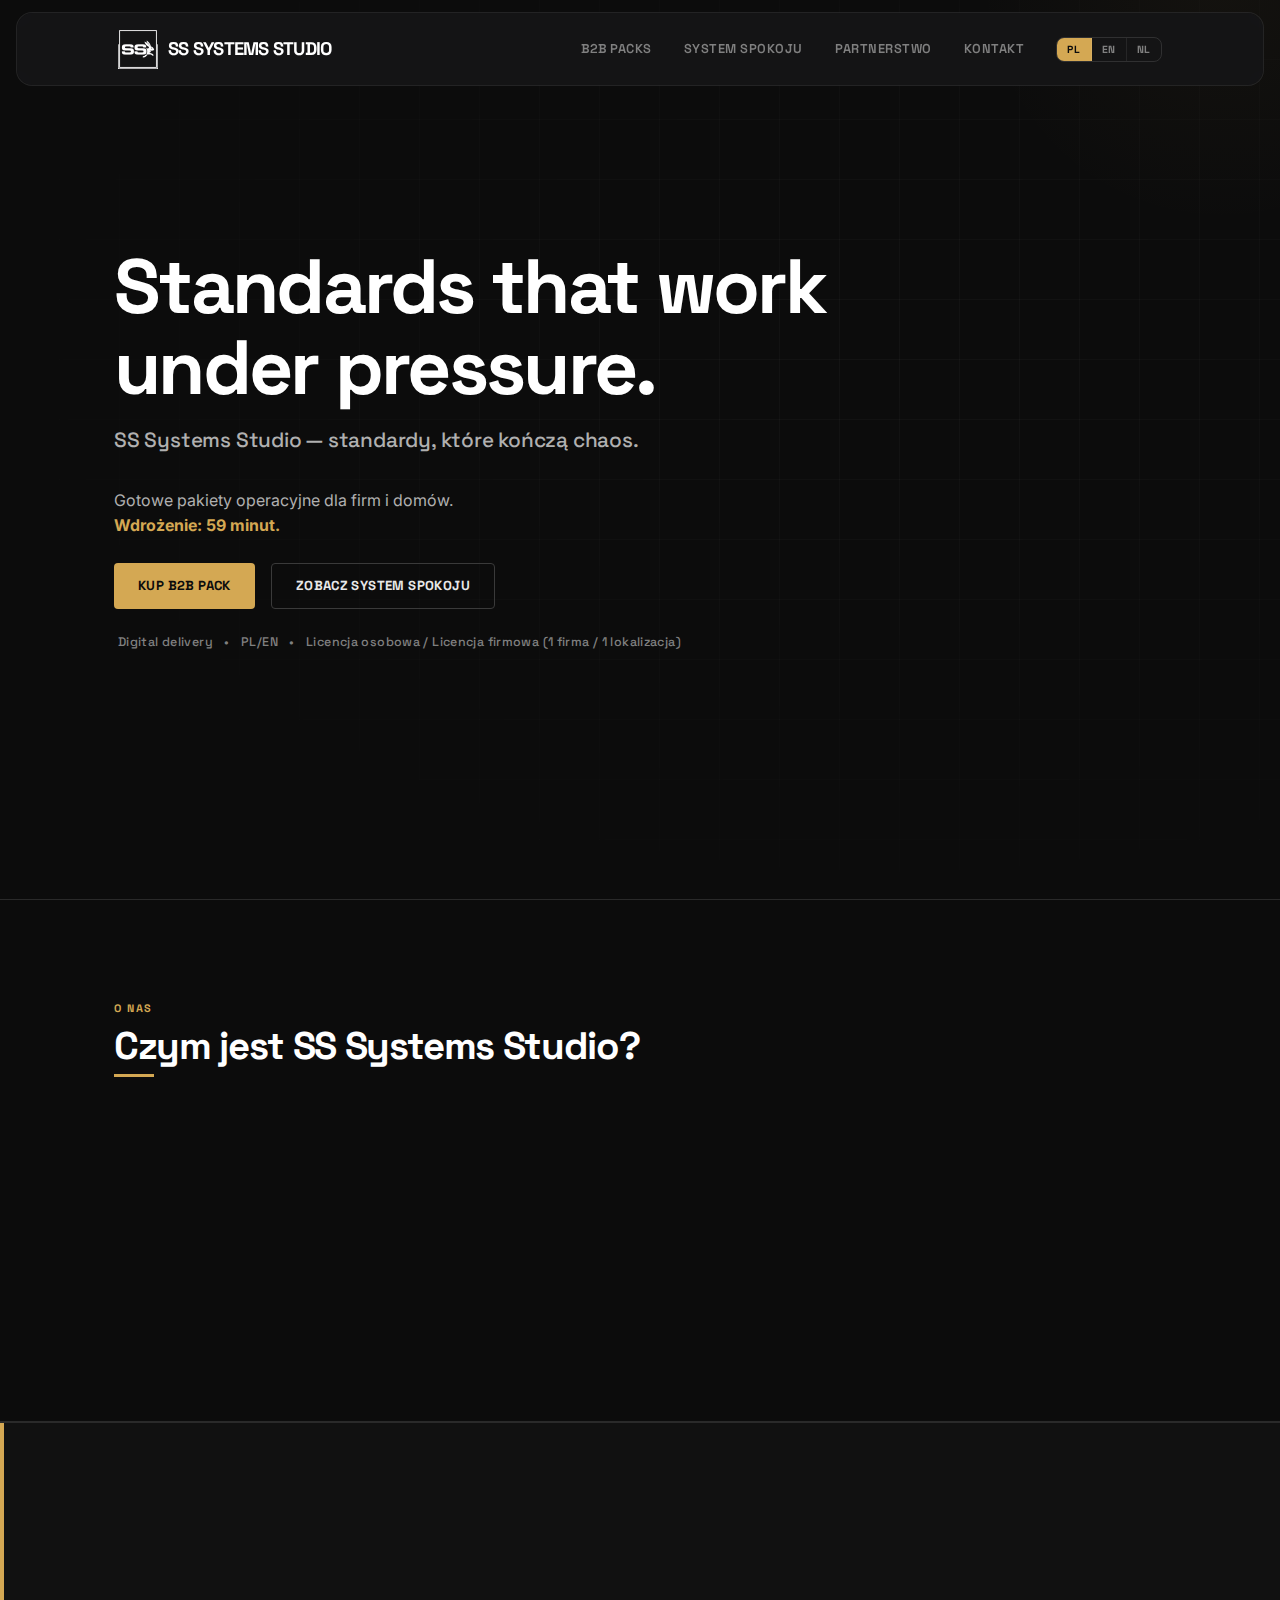
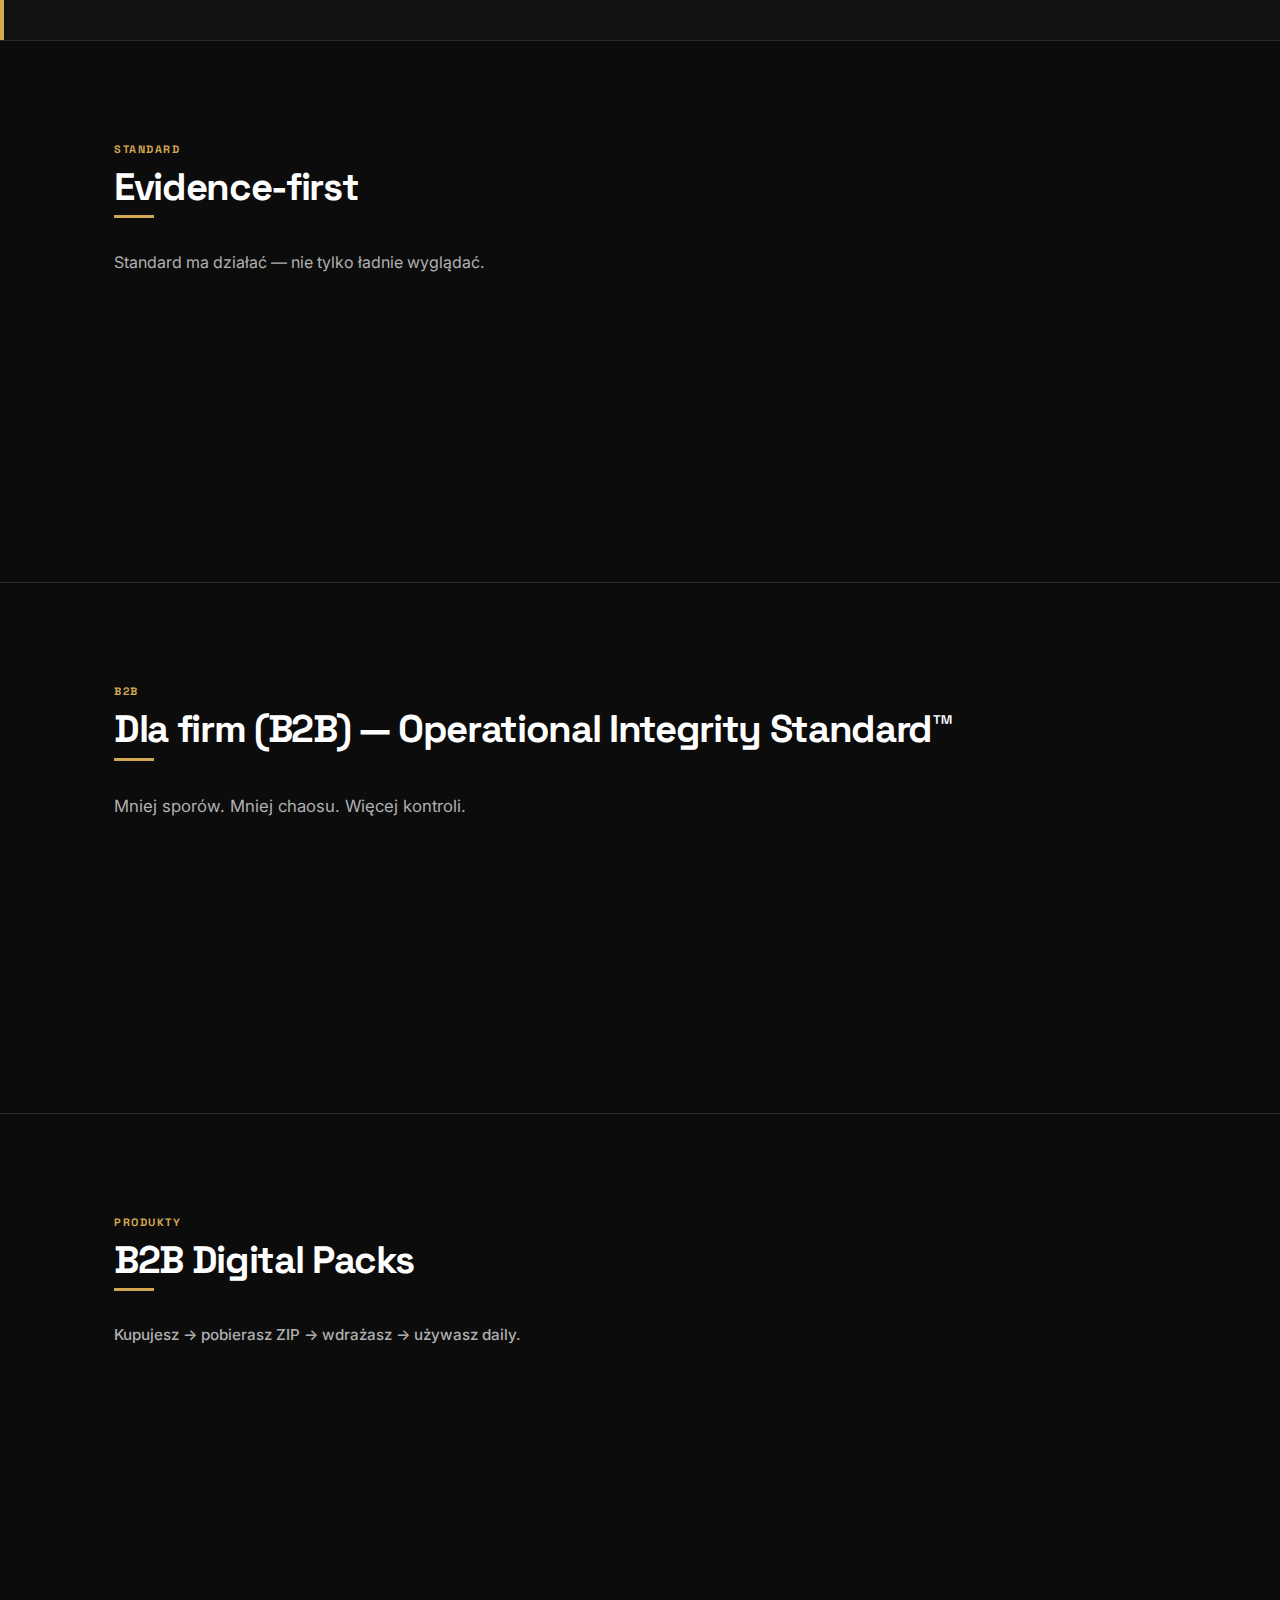
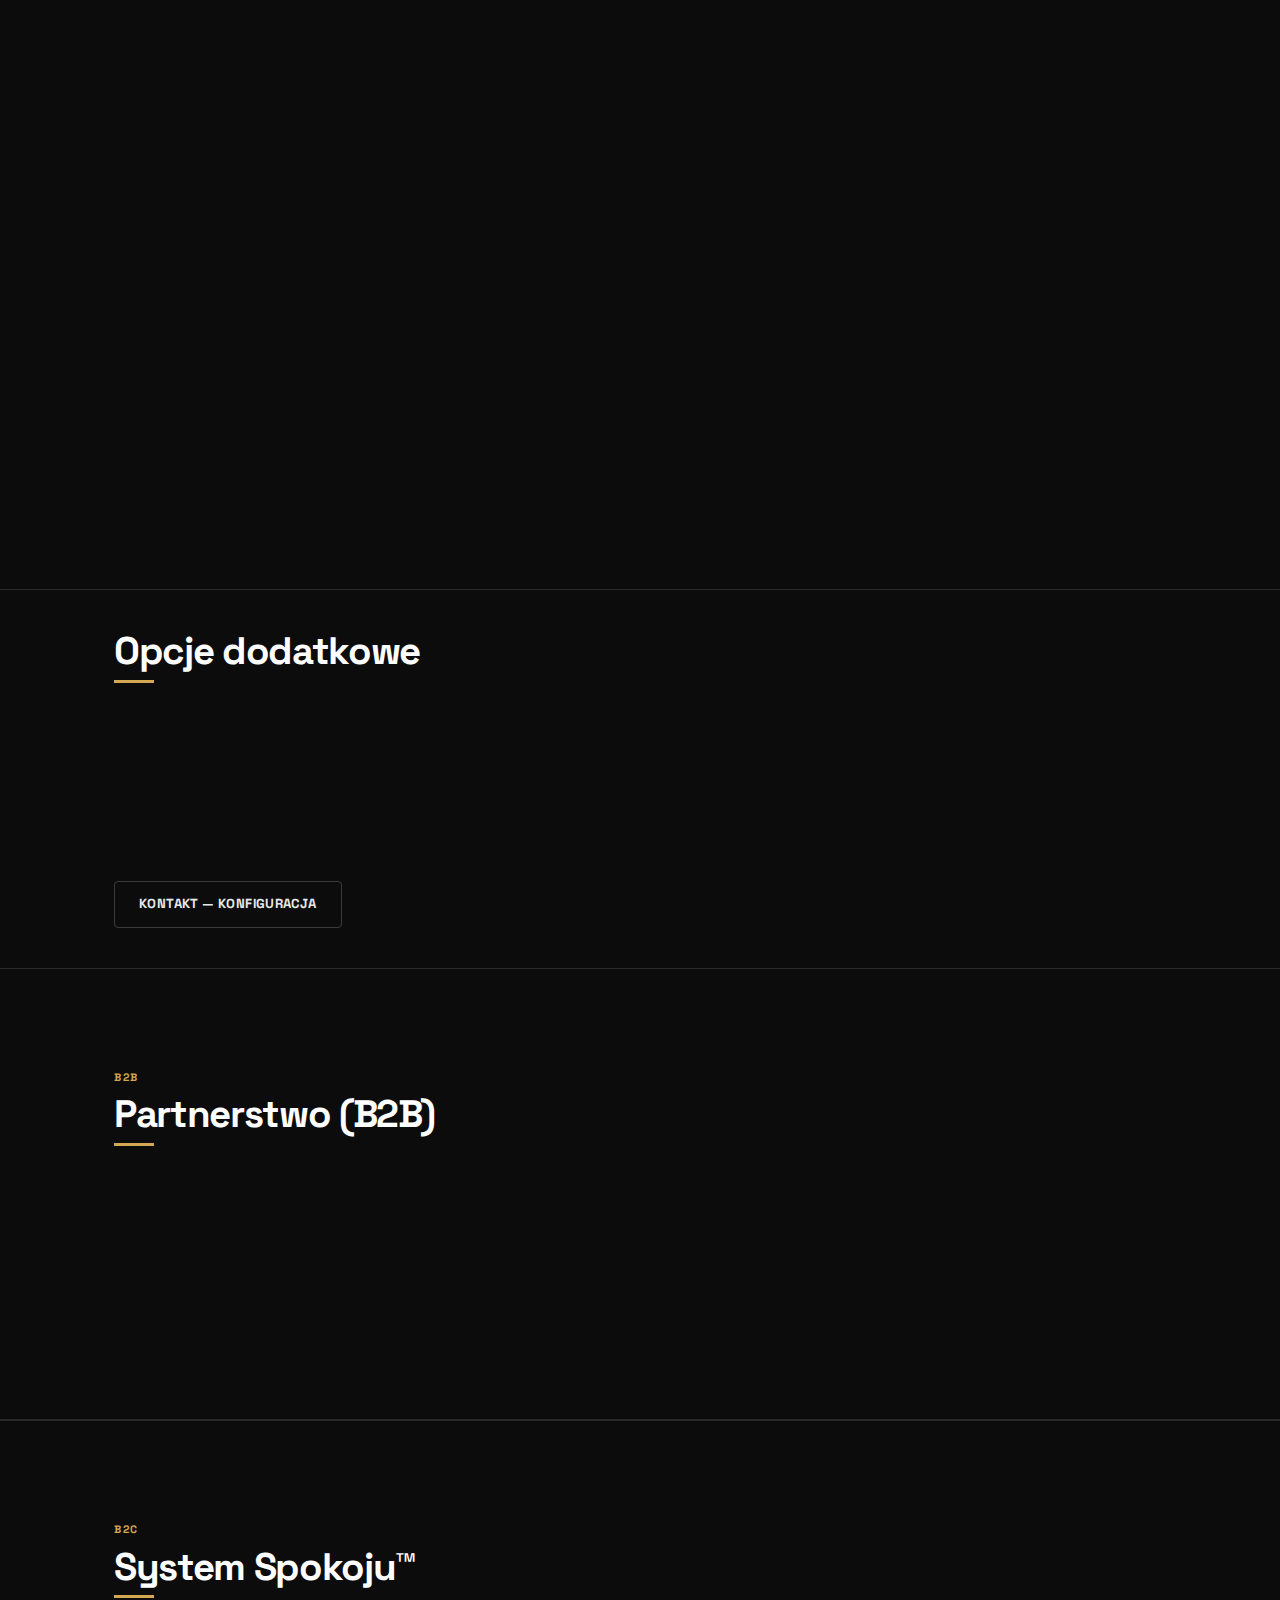
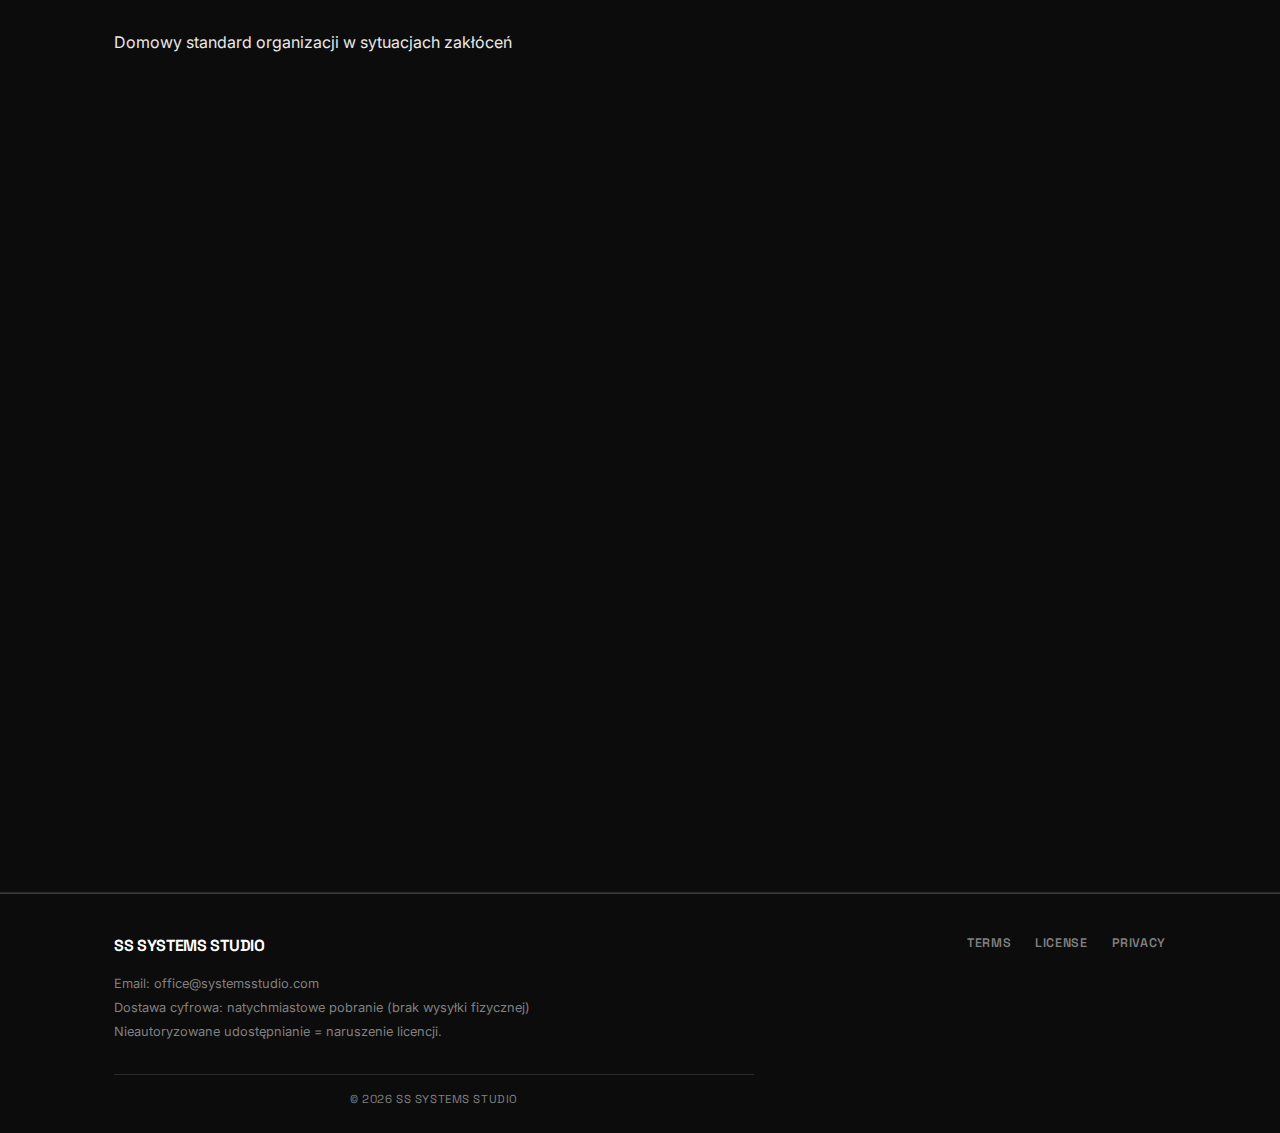
<file: index.html>
<!DOCTYPE html>
<html lang="pl">

<head>
  <meta charset="UTF-8">
  <meta name="viewport" content="width=device-width, initial-scale=1.0">

  <!-- SEO — Title & Description -->
  <title>SS Systems Studio — Standards that work under pressure</title>
  <meta name="description"
    content="Gotowe pakiety operacyjne dla firm i domów. Wdrożenie w 60 minut. SOP, checklisty, QuickStart — dowód pracy i odpowiedzialność.">
  <meta name="robots" content="index, follow">
  <link rel="canonical" href="https://bestsystemsstudio.com/">

  <!-- Favicon -->
  <link rel="icon" type="image/png" href="favicon.png">
  <link rel="icon" type="image/png" sizes="32x32" href="img/favicon-32.png">
  <link rel="apple-touch-icon" sizes="180x180" href="img/apple-touch-icon.png">

  <!-- Open Graph -->
  <meta property="og:type" content="website">
  <meta property="og:url" content="https://bestsystemsstudio.com/">
  <meta property="og:title" content="SS Systems Studio — Standards that work under pressure">
  <meta property="og:description"
    content="Gotowe pakiety operacyjne dla firm i domów. Wdrożenie w 60 minut. SOP, checklisty, QuickStart — dowód pracy i odpowiedzialność.">
  <meta property="og:image" content="https://bestsystemsstudio.com/og-image.png">
  <meta property="og:image:width" content="1200">
  <meta property="og:image:height" content="630">
  <meta property="og:locale" content="pl_PL">
  <meta property="og:site_name" content="SS Systems Studio">

  <!-- Twitter Card -->
  <meta name="twitter:card" content="summary_large_image">
  <meta name="twitter:title" content="SS Systems Studio — Standards that work under pressure">
  <meta name="twitter:description"
    content="Gotowe pakiety operacyjne dla firm i domów. Wdrożenie w 60 minut. SOP, checklisty, QuickStart.">
  <meta name="twitter:image" content="https://bestsystemsstudio.com/og-image.png">

  <!-- Styles -->
  <link rel="stylesheet" href="css/style.css">
</head>

<body>

  <!-- ===================== NAVBAR ===================== -->
  <nav class="navbar" id="navbar">
    <div class="container navbar__inner">
      <a href="#" class="navbar__logo">
        <img src="img/logo.png" alt="SS Systems Studio" class="navbar__logo-img">
        SS Systems Studio
      </a>

      <div class="navbar__links" id="navLinks">
        <a href="#b2b-packs" data-i18n="nav.packs">B2B Packs</a>
        <a href="#system-spokoju" data-i18n="nav.spokoju">System Spokoju</a>
        <a href="#partnerstwo" data-i18n="nav.partner">Partnerstwo</a>
        <a href="#kontakt" data-i18n="nav.contact">Kontakt</a>
        <div class="lang-switch">
          <button class="active" data-lang="pl">PL</button>
          <button data-lang="en">EN</button>
          <button data-lang="nl">NL</button>
        </div>
      </div>

      <button class="navbar__toggle" id="navToggle" aria-label="Menu">
        <span></span>
        <span></span>
        <span></span>
      </button>
    </div>
  </nav>

  <!-- ===================== HERO ===================== -->
  <section class="hero section" id="hero">
    <div class="container">
      <div class="hero__content fade-in">
        <h1 class="hero__h1" data-i18n="hero.h1">Standards that work under pressure.</h1>
        <p class="hero__h2" data-i18n="hero.h2">SS Systems Studio — standardy, które kończą chaos.</p>
        <p class="hero__lead" data-i18n="hero.lead">Gotowe pakiety operacyjne dla firm i domów.<br><strong>Wdrożenie:
            <span class="hero__counter" data-target="60">0</span>
            minut.</strong></p>
        <div class="hero__actions">
          <a href="#b2b-packs" class="btn btn--primary" data-i18n="hero.cta_b2b">Kup B2B Pack</a>
          <a href="#system-spokoju" class="btn btn--secondary" data-i18n="hero.cta_b2c">Zobacz System Spokoju</a>
        </div>
        <p class="hero__subline">
          <span class="text-mute">Digital delivery</span>
          <span class="text-mute">•</span>
          <span class="text-mute">PL/EN</span>
          <span class="text-mute">•</span>
          <span class="text-mute" data-i18n="hero.subline">Licencja osobowa / Licencja firmowa (1 firma / 1
            lokalizacja)</span>
        </p>
      </div>
    </div>
  </section>

  <!-- ===================== ABOUT ===================== -->
  <section class="section" id="about">
    <div class="container">
      <p class="section-label" data-i18n="about.label">O nas</p>
      <h2 class="section-title" data-i18n="about.title">Czym jest SS Systems Studio?</h2>
      <hr class="section-divider">

      <div class="about__text fade-in">
        <p data-i18n="about.text">Tworzymy gotowe standardy operacyjne w formie pakietów digital (SOP, checklisty,
          QuickStart). Wdrażasz w 60 minut i używasz codziennie. To nie są ładne PDF-y — to narzędzia odpowiedzialności.
        </p>
      </div>

      <div class="about__tiles fade-in">
        <div class="tile">
          <p class="tile__label" data-i18n="about.tile1_label">Dla firm</p>
          <p class="tile__text" data-i18n="about.tile1_text">Dowód pracy. Mniej sporów. Więcej kontroli.</p>
        </div>
        <div class="tile">
          <p class="tile__label" data-i18n="about.tile2_label">Dla ludzi</p>
          <p class="tile__text" data-i18n="about.tile2_text">Spokój. Jasne zasady. Mniej chaosu.</p>
        </div>
      </div>
    </div>
  </section>

  <!-- ===================== CORE TRUTH ===================== -->
  <section class="core-truth section--tight" id="core-truth">
    <div class="container">
      <p class="core-truth__text fade-in" data-i18n="core.text">Wdrażasz prosty standard w <em>60 minut</em> — a od
        jutra masz porządek, dowód i odpowiedzialność.</p>
    </div>
  </section>

  <!-- ===================== EVIDENCE-FIRST ===================== -->
  <section class="section" id="evidence">
    <div class="container">
      <p class="section-label">Standard</p>
      <h2 class="section-title" data-i18n="evidence.title">Evidence-first</h2>
      <hr class="section-divider">
      <p class="evidence__subtitle" data-i18n="evidence.subtitle">Standard ma działać — nie tylko ładnie wyglądać.</p>

      <div class="evidence__grid fade-in">
        <div class="evidence__item">
          <span class="evidence__icon"><svg viewBox="0 0 24 24">
              <rect x="3" y="5" width="18" height="14" rx="1" />
              <path d="M3 9l4-2 4 5 3-3 7 5" />
              <circle cx="15" cy="11" r="1.5" />
            </svg></span>
          <p class="evidence__label" data-i18n="evidence.item1">Before / During / After</p>
        </div>
        <div class="evidence__item">
          <span class="evidence__icon"><svg viewBox="0 0 24 24">
              <rect x="3" y="3" width="18" height="18" rx="1" />
              <path d="M8 12l3 3 5-6" />
            </svg></span>
          <p class="evidence__label" data-i18n="evidence.item2">Acceptance (TAK/NIE)</p>
        </div>
        <div class="evidence__item">
          <span class="evidence__icon"><svg viewBox="0 0 24 24">
              <path d="M12 3L2 21h20L12 3z" />
              <line x1="12" y1="10" x2="12" y2="14" />
              <circle cx="12" cy="17" r="0.5" fill="currentColor" />
            </svg></span>
          <p class="evidence__label" data-i18n="evidence.item3">Exceptions / Incidents</p>
        </div>
        <div class="evidence__item">
          <span class="evidence__icon"><svg viewBox="0 0 24 24">
              <rect x="5" y="2" width="14" height="20" rx="1" />
              <line x1="9" y1="7" x2="15" y2="7" />
              <line x1="9" y1="11" x2="15" y2="11" />
              <line x1="9" y1="15" x2="13" y2="15" />
            </svg></span>
          <p class="evidence__label" data-i18n="evidence.item4">Minimalny audit trail</p>
        </div>
      </div>

      <p class="evidence__closing fade-in" data-i18n="evidence.closing">To nie są szablony. To jest standard pracy +
        dowód + odpowiedzialność.</p>
    </div>
  </section>

  <!-- ===================== B2B ===================== -->
  <section class="section" id="b2b">
    <div class="container">
      <p class="section-label">B2B</p>
      <h2 class="section-title" data-i18n="b2b.title">Dla firm (B2B) — Operational Integrity Standard™</h2>
      <hr class="section-divider">
      <p class="b2b__lead" data-i18n="b2b.lead">Mniej sporów. Mniej chaosu. Więcej kontroli.</p>

      <div class="b2b__effects fade-in">
        <div class="effect-card">
          <p class="effect-card__title" data-i18n="b2b.effect1_title">Dowód pracy i odbiór (TAK/NIE)</p>
          <p class="effect-card__result" data-i18n="b2b.effect1_result">Koniec „ale".</p>
        </div>
        <div class="effect-card">
          <p class="effect-card__title" data-i18n="b2b.effect2_title">Raport zmiany</p>
          <p class="effect-card__result" data-i18n="b2b.effect2_result">Koniec „nikt nie wie co się działo".</p>
        </div>
        <div class="effect-card">
          <p class="effect-card__title" data-i18n="b2b.effect3_title">Kontrola kluczy / sprzętu / wejść</p>
          <p class="effect-card__result" data-i18n="b2b.effect3_result">Koniec strat i wymówek.</p>
        </div>
      </div>

      <div class="b2b__audience fade-in">
        <p class="b2b__audience-label" data-i18n="b2b.audience_label">Dla kogo?</p>
        <span class="tag" data-i18n="b2b.tag1">Cleaning / Facility</span>
        <span class="tag" data-i18n="b2b.tag2">Magazyny / Logistyka</span>
        <span class="tag" data-i18n="b2b.tag3">Produkcja / Zmiany</span>
      </div>
    </div>
  </section>

  <!-- ===================== B2B DIGITAL PACKS ===================== -->
  <section class="section" id="b2b-packs">
    <div class="container">
      <p class="section-label" data-i18n="packs.label">Produkty</p>
      <h2 class="section-title" data-i18n="packs.title">B2B Digital Packs <span class="text-dim"
          style="font-size:0.65em;font-weight:400" data-i18n="packs.title_sub">(wdrożenie 60 min)</span></h2>
      <hr class="section-divider">
      <p class="packs__subline" data-i18n="packs.subline">Kupujesz → pobierasz ZIP → wdrażasz → używasz daily.</p>

      <div class="packs__grid fade-in">

        <!-- Pack 1 -->
        <div class="pack-card">
          <p class="pack-card__name">Proof-of-Work Photo Pack™</p>
          <p class="pack-card__price">49€</p>
          <p class="pack-card__desc" data-i18n="packs.p1_desc">Dowód pracy: Before / During / After + Exceptions +
            Acceptance (TAK/NIE)</p>
          <div class="pack-card__actions">
            <a href="#" class="btn btn--primary btn--small" data-i18n="packs.buy">Kup</a>
            <a href="#" class="pack-card__preview">Preview PDF</a>
          </div>
        </div>

        <!-- Pack 2 -->
        <div class="pack-card">
          <p class="pack-card__name">Daily Shift Report™</p>
          <p class="pack-card__price">49€</p>
          <p class="pack-card__desc" data-i18n="packs.p2_desc">Raport zmiany: status, wyjątki, ryzyka, przekazanie
            odpowiedzialności</p>
          <div class="pack-card__actions">
            <a href="#" class="btn btn--primary btn--small" data-i18n="packs.buy">Kup</a>
            <a href="#" class="pack-card__preview">Preview PDF</a>
          </div>
        </div>

        <!-- Pack 3 -->
        <div class="pack-card">
          <p class="pack-card__name">Keys & Access Control™</p>
          <p class="pack-card__price">49€</p>
          <p class="pack-card__desc" data-i18n="packs.p3_desc">Wydanie/zwrot kluczy, odpowiedzialność, incydenty,
            spot-check</p>
          <div class="pack-card__actions">
            <a href="#" class="btn btn--primary btn--small" data-i18n="packs.buy">Kup</a>
            <a href="#" class="pack-card__preview">Preview PDF</a>
          </div>
        </div>

        <!-- Pack 4 -->
        <div class="pack-card">
          <p class="pack-card__name">Tool & Asset Tracking™</p>
          <p class="pack-card__price">49€</p>
          <p class="pack-card__desc" data-i18n="packs.p4_desc">Check-out/check-in, braki, serwis, accountability</p>
          <div class="pack-card__actions">
            <a href="#" class="btn btn--primary btn--small" data-i18n="packs.buy">Kup</a>
            <a href="#" class="pack-card__preview">Preview PDF</a>
          </div>
        </div>

        <!-- Pack 5 -->
        <div class="pack-card">
          <p class="pack-card__name">Visitor & Contractor Log Lite™</p>
          <p class="pack-card__price">49€</p>
          <p class="pack-card__desc" data-i18n="packs.p5_desc">Wejścia/wyjścia, strefy, potwierdzenia, minimalny audit
            trail</p>
          <div class="pack-card__actions">
            <a href="#" class="btn btn--primary btn--small" data-i18n="packs.buy">Kup</a>
            <a href="#" class="pack-card__preview">Preview PDF</a>
          </div>
        </div>

      </div>

      <p class="packs__note fade-in" data-i18n="packs.note">W każdym packu: One-Pager + SOP + Templates + QuickStart +
        License.</p>

      <!-- Mini-case -->
      <div class="mini-case fade-in">
        <h3 data-i18n="packs.case_title">Typowe wdrożenie</h3>
        <p data-i18n="packs.case_text">W firmie sprzątającej <strong>Proof-of-Work + Shift Report</strong> = koniec
          sporów o „czy było zrobione". Jest dowód. Jest odbiór. Jest odpowiedzialność.</p>
      </div>
    </div>
  </section>

  <!-- ===================== OPCJE DODATKOWE ===================== -->
  <section class="section--tight" id="opcje">
    <div class="container">
      <h2 class="section-title" data-i18n="addons.title">Opcje dodatkowe <span class="text-dim"
          style="font-size:0.6em;font-weight:400" data-i18n="addons.title_sub">(opcjonalnie)</span></h2>
      <hr class="section-divider">

      <div class="addons__list fade-in">
        <div class="addon-item">
          <span class="addon-item__icon"><svg viewBox="0 0 24 24">
              <circle cx="12" cy="12" r="3" />
              <path
                d="M12 1v2M12 21v2M4.22 4.22l1.42 1.42M18.36 18.36l1.42 1.42M1 12h2M21 12h2M4.22 19.78l1.42-1.42M18.36 5.64l1.42-1.42" />
            </svg></span>
          <span data-i18n="addons.item1">Zdalna konfiguracja pod 1 firmę / 1 lokalizację</span>
        </div>
        <div class="addon-item">
          <span class="addon-item__icon"><svg viewBox="0 0 24 24">
              <rect x="2" y="6" width="20" height="12" rx="1" />
              <line x1="6" y1="18" x2="6" y2="22" />
              <line x1="18" y1="18" x2="18" y2="22" />
              <rect x="7" y="10" width="10" height="3" rx="0.5" />
            </svg></span>
          <span data-i18n="addons.item2">Wersja papier / USB</span>
        </div>
        <div class="addon-item">
          <span class="addon-item__icon"><svg viewBox="0 0 24 24">
              <path d="M20.59 13.41l-7.17 7.17a2 2 0 01-2.83 0L2 12V2h10l8.59 8.59a2 2 0 010 2.82z" />
              <circle cx="7" cy="7" r="1" fill="currentColor" />
            </svg></span>
          <span data-i18n="addons.item3">Etykiety / tagi</span>
        </div>
      </div>

      <a href="#kontakt" class="btn btn--secondary" data-i18n="addons.cta">Kontakt — konfiguracja</a>
    </div>
  </section>

  <!-- ===================== PARTNERSTWO ===================== -->
  <section class="section" id="partnerstwo">
    <div class="container">
      <p class="section-label">B2B</p>
      <h2 class="section-title" data-i18n="partner.title">Partnerstwo (B2B)</h2>
      <hr class="section-divider">

      <div class="fade-in">
        <p class="partnership__text" data-i18n="partner.text">Jeśli obsługujesz firmy (BHP, compliance, facility,
          szkolenia) — możesz polecać nasze packi.</p>
        <p class="partnership__model" data-i18n="partner.model">Kod partnera + prowizja lub pakiet licencji.</p>
        <a href="#kontakt" class="btn btn--primary" data-i18n="partner.cta">Zostań partnerem</a>
      </div>
    </div>
  </section>

  <!-- ===================== SYSTEM SPOKOJU ===================== -->
  <section class="section" id="system-spokoju" style="border-top: 1px solid var(--color-border);">
    <div class="container">
      <p class="section-label">B2C</p>
      <h2 class="section-title" data-i18n="spokoju.title">System Spokoju™</h2>
      <hr class="section-divider">

      <!-- Intro -->
      <p class="section-subtitle" data-i18n="spokoju.subtitle">Domowy standard organizacji w sytuacjach zakłóceń</p>
      <p class="section-desc spokoju__intro fade-in" data-i18n="spokoju.intro">System Spokoju™ to prosty zestaw
        checklist i kart offline, który pomaga zachować porządek, jasne decyzje i spokój w pierwszych minutach
        nieprzewidzianych sytuacji.</p>

      <div class="spokoju__features fade-in">
        <div class="spokoju__feature">
          <span class="spokoju__feature-dot"></span>
          <span data-i18n="spokoju.feat1">Bez aplikacji.</span>
        </div>
        <div class="spokoju__feature">
          <span class="spokoju__feature-dot"></span>
          <span data-i18n="spokoju.feat2">Bez chaosu.</span>
        </div>
        <div class="spokoju__feature">
          <span class="spokoju__feature-dot"></span>
          <span data-i18n="spokoju.feat3">Bez improwizacji.</span>
        </div>
      </div>

      <!-- Why -->
      <div class="spokoju__block fade-in">
        <h3 class="spokoju__block-title" data-i18n="spokoju.why_title">Dlaczego ludzie tego potrzebują</h3>
        <p class="section-desc" data-i18n="spokoju.why_lead">W stresie problemem nie jest zdarzenie — tylko brak planu:
        </p>
        <ul class="spokoju__list">
          <li data-i18n="spokoju.why1">kto co robi</li>
          <li data-i18n="spokoju.why2">co jest priorytetem</li>
          <li data-i18n="spokoju.why3">co zabrać</li>
          <li data-i18n="spokoju.why4">jak uniknąć chaosu</li>
        </ul>
        <p class="section-desc" data-i18n="spokoju.why_closing">System daje gotowy schemat działania zamiast nerwowych
          decyzji.</p>
      </div>

      <!-- Benefits -->
      <div class="spokoju__block fade-in">
        <h3 class="spokoju__block-title" data-i18n="spokoju.benefits_title">Co daje w praktyce</h3>
        <ul class="spokoju__list spokoju__list--check">
          <li data-i18n="spokoju.benefit1">mniej paniki i konfliktów</li>
          <li data-i18n="spokoju.benefit2">szybkie uporządkowanie sytuacji</li>
          <li data-i18n="spokoju.benefit3">kontrolę nad rzeczami i dokumentami</li>
          <li data-i18n="spokoju.benefit4">jasne role domowe</li>
        </ul>
        <p class="section-desc" data-i18n="spokoju.benefits_closing">Sprawdza się przy awariach, blackoutach, nagłych
          wyjazdach i innych zakłóceniach dnia.</p>
      </div>

      <!-- Variants -->
      <div class="spokoju__block fade-in">
        <h3 class="spokoju__block-title" data-i18n="spokoju.variants_title">Warianty</h3>
        <div class="spokoju__products">
          <!-- Home -->
          <div class="pack-card">
            <p class="pack-card__name">Home</p>
            <p class="pack-card__price">19€</p>
            <p class="pack-card__desc" data-i18n="spokoju.home_desc">Dla domów i mieszkań bez zwierząt.</p>
            <div class="pack-card__actions">
              <a href="#" class="btn btn--primary btn--small" data-i18n="packs.buy">Kup</a>
              <a href="#" class="pack-card__preview">Preview PDF</a>
            </div>
          </div>
          <!-- Home + Pets -->
          <div class="pack-card">
            <p class="pack-card__name">Home + Pets</p>
            <p class="pack-card__price">24€</p>
            <p class="pack-card__desc" data-i18n="spokoju.pets_desc">Pełna wersja z modułem zwierząt (opieka, transport,
              checklisty).</p>
            <div class="pack-card__actions">
              <a href="#" class="btn btn--primary btn--small" data-i18n="packs.buy">Kup</a>
              <a href="#" class="pack-card__preview">Preview PDF</a>
            </div>
          </div>
        </div>
      </div>

      <p class="text-mute spokoju__delivery fade-in" data-i18n="spokoju.delivery">Digital Pack (PL + ENG) • Instant
        download</p>
    </div>
  </section>

  <!-- ===================== FOOTER / KONTAKT ===================== -->
  <footer class="footer" id="kontakt">
    <div class="container">
      <div class="footer__inner">
        <div>
          <p class="footer__brand">SS Systems Studio</p>
          <div class="footer__info">
            <p>Email: <a href="mailto:office@systemsstudio.com">office@systemsstudio.com</a></p>
            <p data-i18n="footer.delivery">Digital delivery: instant download (no physical shipment)</p>
            <p data-i18n="footer.breach">Unauthorized sharing = license breach.</p>
          </div>
        </div>
        <div class="footer__links">
          <a href="legal.html#terms">Terms</a>
          <a href="legal.html#license">License</a>
          <a href="legal.html#privacy">Privacy</a>
        </div>
      </div>
      <p class="footer__copy">© 2026 SS Systems Studio</p>
    </div>
  </footer>

  <!-- Mobile Menu Overlay -->
  <div class="mobile-overlay" id="mobileOverlay">
    <button class="mobile-overlay__close" id="mobileOverlayClose" aria-label="Close menu">✕</button>
    <div class="mobile-overlay__links">
      <a href="#b2b-packs" data-i18n="nav.packs">B2B Packs</a>
      <a href="#system-spokoju" data-i18n="nav.spokoju">System Spokoju</a>
      <a href="#partnerstwo" data-i18n="nav.partner">Partnerstwo</a>
      <a href="#kontakt" data-i18n="nav.contact">Kontakt</a>
    </div>
    <div class="mobile-overlay__footer">
      <div class="lang-switch">
        <button class="active" data-lang="pl">PL</button>
        <button data-lang="en">EN</button>
        <button data-lang="nl">NL</button>
      </div>
    </div>
  </div>

  <script src="js/i18n.js"></script>
  <script src="js/main.js"></script>
</body>

</html>
</file>
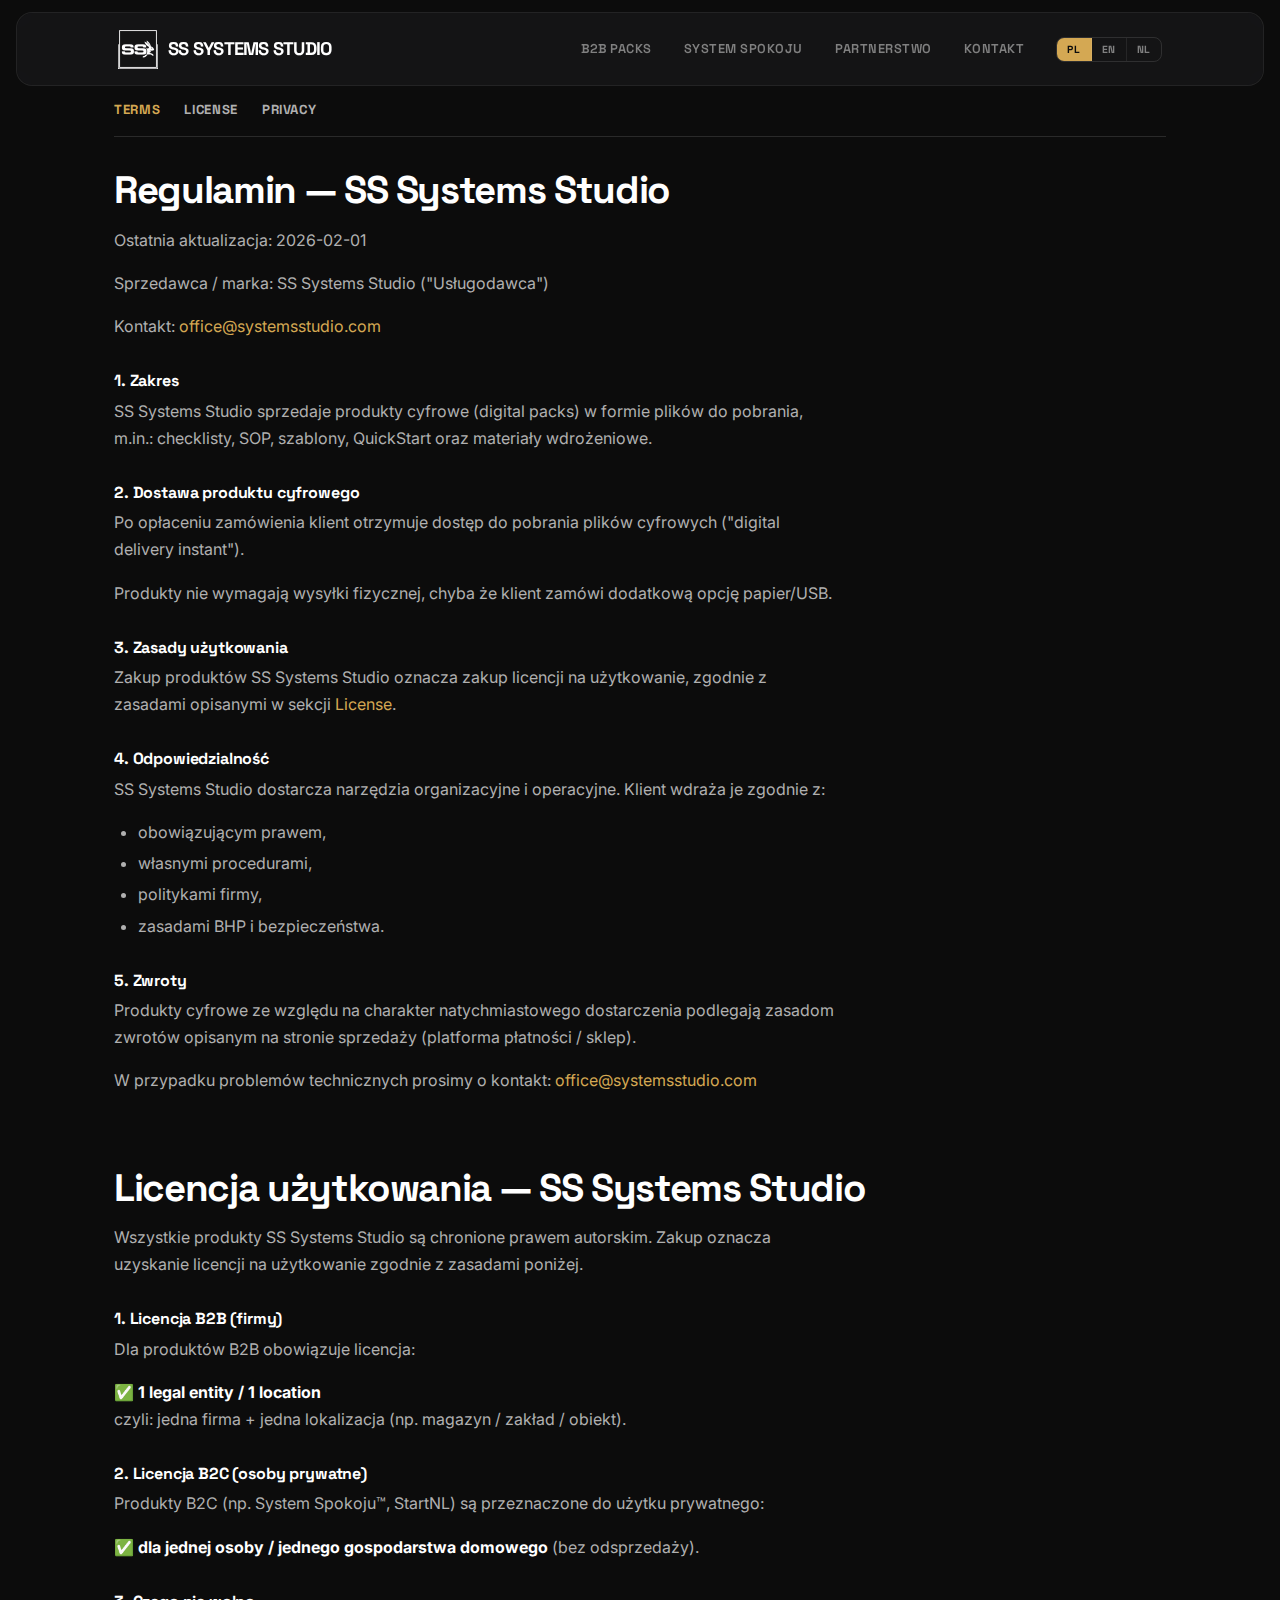
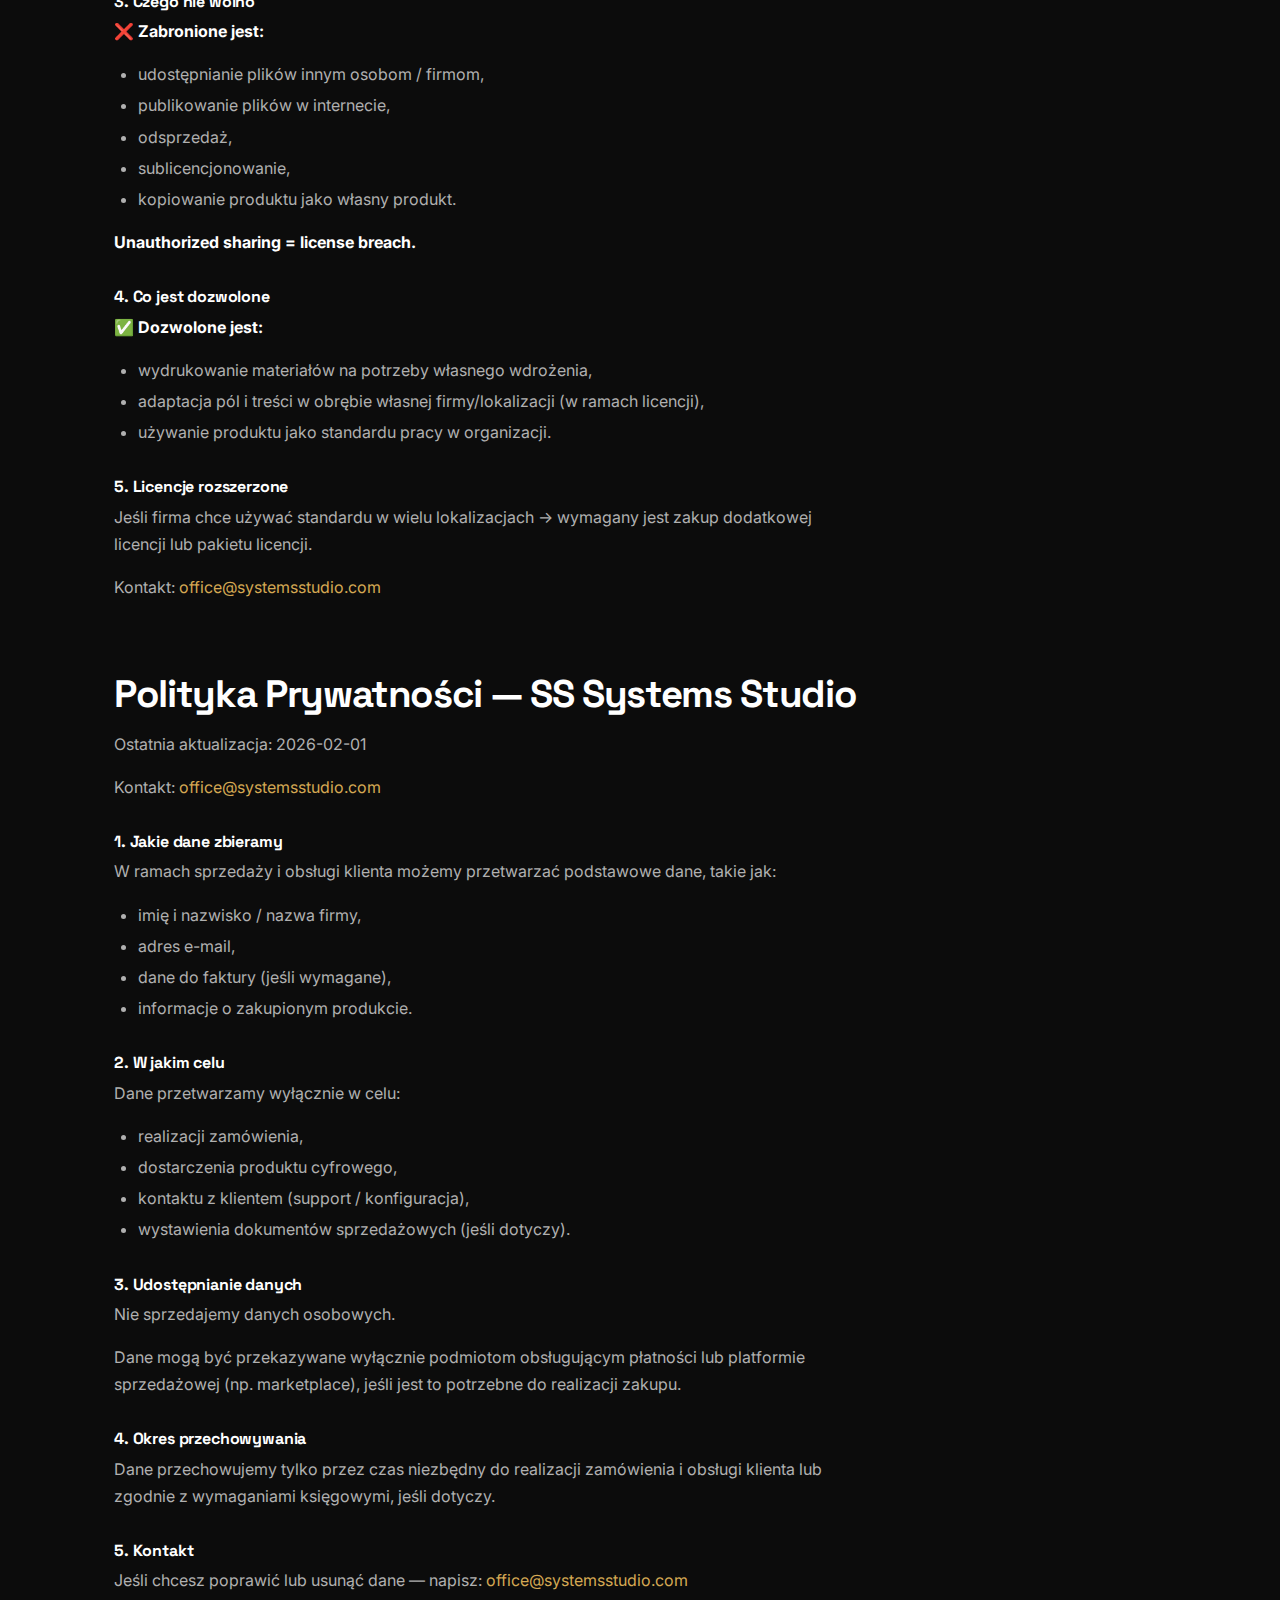
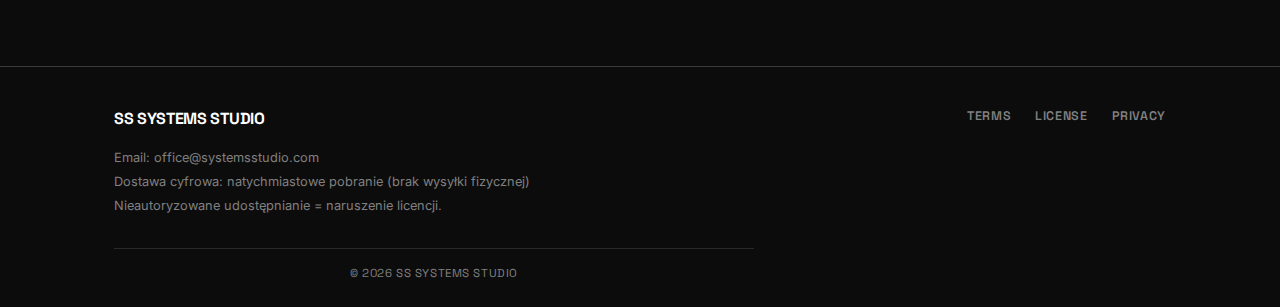
<file: legal.html>
<!DOCTYPE html>
<html lang="pl">

<head>
    <meta charset="UTF-8">
    <meta name="viewport" content="width=device-width, initial-scale=1.0">

    <!-- SEO -->
    <title>Legal — SS Systems Studio</title>
    <meta name="description" content="Terms, License, and Privacy Policy for SS Systems Studio.">
    <meta name="robots" content="index, follow">
    <link rel="canonical" href="https://bestsystemsstudio.com/legal.html">

    <!-- Favicon -->
    <link rel="icon" type="image/png" href="favicon.png">
    <link rel="icon" type="image/png" sizes="32x32" href="img/favicon-32.png">
    <link rel="apple-touch-icon" sizes="180x180" href="img/apple-touch-icon.png">

    <!-- Open Graph -->
    <meta property="og:type" content="website">
    <meta property="og:title" content="Legal — SS Systems Studio">
    <meta property="og:description" content="Terms, License, and Privacy Policy for SS Systems Studio.">
    <meta property="og:image" content="https://bestsystemsstudio.com/og-image.png">

    <!-- Styles -->
    <link rel="stylesheet" href="css/style.css">
</head>

<body>

    <!-- ===================== NAVBAR ===================== -->
    <nav class="navbar scrolled" id="navbar">
        <div class="container navbar__inner">
            <a href="index.html" class="navbar__logo">
                <img src="img/logo.png" alt="SS Systems Studio" class="navbar__logo-img">
                SS Systems Studio
            </a>

            <div class="navbar__links" id="navLinks">
                <a href="index.html#b2b-packs" data-i18n="nav.packs">B2B Packs</a>
                <a href="index.html#system-spokoju" data-i18n="nav.spokoju">System Spokoju</a>
                <a href="index.html#partnerstwo" data-i18n="nav.partner">Partnerstwo</a>
                <a href="index.html#kontakt" data-i18n="nav.contact">Kontakt</a>
                <div class="lang-switch">
                    <button class="active" data-lang="pl">PL</button>
                    <button data-lang="en">EN</button>
                    <button data-lang="nl">NL</button>
                </div>
            </div>

            <button class="navbar__toggle" id="navToggle" aria-label="Menu">
                <span></span>
                <span></span>
                <span></span>
            </button>
        </div>
    </nav>

    <!-- ===================== LEGAL CONTENT ===================== -->
    <main class="legal-page">
        <div class="container">
            <div class="legal-nav">
                <a href="#terms" class="active">Terms</a>
                <a href="#license">License</a>
                <a href="#privacy">Privacy</a>
            </div>

            <!-- TERMS -->
            <section class="legal-section" id="terms">
                <h2>Regulamin — SS Systems Studio</h2>
                <p class="text-mute">Ostatnia aktualizacja: 2026-02-01</p>
                <p class="text-mute">Sprzedawca / marka: SS Systems Studio ("Usługodawca")</p>
                <p class="text-mute">Kontakt: <a href="mailto:office@systemsstudio.com">office@systemsstudio.com</a></p>

                <h3>1. Zakres</h3>
                <p>SS Systems Studio sprzedaje produkty cyfrowe (digital packs) w formie plików do pobrania, m.in.:
                    checklisty, SOP, szablony, QuickStart oraz materiały wdrożeniowe.</p>

                <h3>2. Dostawa produktu cyfrowego</h3>
                <p>Po opłaceniu zamówienia klient otrzymuje dostęp do pobrania plików cyfrowych ("digital delivery
                    instant").</p>
                <p>Produkty nie wymagają wysyłki fizycznej, chyba że klient zamówi dodatkową opcję papier/USB.</p>

                <h3>3. Zasady użytkowania</h3>
                <p>Zakup produktów SS Systems Studio oznacza zakup licencji na użytkowanie, zgodnie z zasadami opisanymi
                    w
                    sekcji <a href="#license">License</a>.</p>

                <h3>4. Odpowiedzialność</h3>
                <p>SS Systems Studio dostarcza narzędzia organizacyjne i operacyjne. Klient wdraża je zgodnie z:</p>
                <ul>
                    <li>obowiązującym prawem,</li>
                    <li>własnymi procedurami,</li>
                    <li>politykami firmy,</li>
                    <li>zasadami BHP i bezpieczeństwa.</li>
                </ul>

                <h3>5. Zwroty</h3>
                <p>Produkty cyfrowe ze względu na charakter natychmiastowego dostarczenia podlegają zasadom zwrotów
                    opisanym na stronie sprzedaży (platforma płatności / sklep).</p>
                <p>W przypadku problemów technicznych prosimy o kontakt: <a
                        href="mailto:office@systemsstudio.com">office@systemsstudio.com</a></p>
            </section>

            <!-- LICENSE -->
            <section class="legal-section" id="license">
                <h2>Licencja użytkowania — SS Systems Studio</h2>
                <p>Wszystkie produkty SS Systems Studio są chronione prawem autorskim. Zakup oznacza uzyskanie licencji
                    na
                    użytkowanie zgodnie z zasadami poniżej.</p>

                <h3>1. Licencja B2B (firmy)</h3>
                <p>Dla produktów B2B obowiązuje licencja:</p>
                <p><strong>✅ 1 legal entity / 1 location</strong><br>czyli: jedna firma + jedna lokalizacja (np. magazyn
                    / zakład / obiekt).</p>

                <h3>2. Licencja B2C (osoby prywatne)</h3>
                <p>Produkty B2C (np. System Spokoju™, StartNL) są przeznaczone do użytku prywatnego:</p>
                <p><strong>✅ dla jednej osoby / jednego gospodarstwa domowego</strong> (bez odsprzedaży).</p>

                <h3>3. Czego nie wolno</h3>
                <p><strong>❌ Zabronione jest:</strong></p>
                <ul>
                    <li>udostępnianie plików innym osobom / firmom,</li>
                    <li>publikowanie plików w internecie,</li>
                    <li>odsprzedaż,</li>
                    <li>sublicencjonowanie,</li>
                    <li>kopiowanie produktu jako własny produkt.</li>
                </ul>
                <p><strong>Unauthorized sharing = license breach.</strong></p>

                <h3>4. Co jest dozwolone</h3>
                <p><strong>✅ Dozwolone jest:</strong></p>
                <ul>
                    <li>wydrukowanie materiałów na potrzeby własnego wdrożenia,</li>
                    <li>adaptacja pól i treści w obrębie własnej firmy/lokalizacji (w ramach licencji),</li>
                    <li>używanie produktu jako standardu pracy w organizacji.</li>
                </ul>

                <h3>5. Licencje rozszerzone</h3>
                <p>Jeśli firma chce używać standardu w wielu lokalizacjach → wymagany jest zakup dodatkowej licencji lub
                    pakietu licencji.</p>
                <p>Kontakt: <a href="mailto:office@systemsstudio.com">office@systemsstudio.com</a></p>
            </section>

            <!-- PRIVACY -->
            <section class="legal-section" id="privacy">
                <h2>Polityka Prywatności — SS Systems Studio</h2>
                <p class="text-mute">Ostatnia aktualizacja: 2026-02-01</p>
                <p class="text-mute">Kontakt: <a href="mailto:office@systemsstudio.com">office@systemsstudio.com</a></p>

                <h3>1. Jakie dane zbieramy</h3>
                <p>W ramach sprzedaży i obsługi klienta możemy przetwarzać podstawowe dane, takie jak:</p>
                <ul>
                    <li>imię i nazwisko / nazwa firmy,</li>
                    <li>adres e-mail,</li>
                    <li>dane do faktury (jeśli wymagane),</li>
                    <li>informacje o zakupionym produkcie.</li>
                </ul>

                <h3>2. W jakim celu</h3>
                <p>Dane przetwarzamy wyłącznie w celu:</p>
                <ul>
                    <li>realizacji zamówienia,</li>
                    <li>dostarczenia produktu cyfrowego,</li>
                    <li>kontaktu z klientem (support / konfiguracja),</li>
                    <li>wystawienia dokumentów sprzedażowych (jeśli dotyczy).</li>
                </ul>

                <h3>3. Udostępnianie danych</h3>
                <p>Nie sprzedajemy danych osobowych.</p>
                <p>Dane mogą być przekazywane wyłącznie podmiotom obsługującym płatności lub platformie sprzedażowej
                    (np. marketplace), jeśli jest to potrzebne do realizacji zakupu.</p>

                <h3>4. Okres przechowywania</h3>
                <p>Dane przechowujemy tylko przez czas niezbędny do realizacji zamówienia i obsługi klienta lub zgodnie
                    z wymaganiami księgowymi, jeśli dotyczy.</p>

                <h3>5. Kontakt</h3>
                <p>Jeśli chcesz poprawić lub usunąć dane — napisz: <a
                        href="mailto:office@systemsstudio.com">office@systemsstudio.com</a></p>
            </section>
        </div>
    </main>

    <!-- ===================== FOOTER ===================== -->
    <footer class="footer">
        <div class="container">
            <div class="footer__inner">
                <div>
                    <p class="footer__brand">SS Systems Studio</p>
                    <div class="footer__info">
                        <p>Email: <a href="mailto:office@systemsstudio.com">office@systemsstudio.com</a></p>
                        <p data-i18n="footer.delivery">Digital delivery: instant download (no physical shipment)</p>
                        <p data-i18n="footer.breach">Unauthorized sharing = license breach.</p>
                    </div>
                </div>
                <div class="footer__links">
                    <a href="#terms">Terms</a>
                    <a href="#license">License</a>
                    <a href="#privacy">Privacy</a>
                </div>
            </div>
            <p class="footer__copy">© 2026 SS Systems Studio</p>
        </div>
    </footer>

    <script src="js/i18n.js"></script>
    <script src="js/main.js"></script>
</body>

</html>
</file>
<file: css/style.css>
/* ============================================
   SYSTEMS STUDIO — Design System v2
   Industrial / Operational Aesthetic
   ============================================ */

/* --- Google Fonts --- */
@import url('https://fonts.googleapis.com/css2?family=Inter:wght@300;400;500;600;700&family=Space+Grotesk:wght@500;600;700;800&display=swap');

/* --- CSS Variables --- */
:root {
  --color-bg: #0c0c0c;
  --color-bg-alt: #141414;
  --color-bg-card: #161616;
  --color-bg-grey: #111111;
  --color-surface: #1e1e1e;
  --color-border: #2a2a2a;
  --color-border-strong: #3a3a3a;
  --color-text: #e8e8e8;
  --color-text-dim: #b0b0b0;
  --color-text-mute: #808080;
  --color-accent: #d4a853;
  --color-accent-hover: #e0b96a;
  --color-white: #ffffff;

  --font-heading: 'Space Grotesk', sans-serif;
  --font-body: 'Inter', sans-serif;

  --space-xs: 4px;
  --space-sm: 8px;
  --space-md: 16px;
  --space-lg: 24px;
  --space-xl: 32px;
  --space-2xl: 40px;
  --space-3xl: 56px;
  --space-4xl: 72px;

  --radius-sm: 4px;
  --radius-md: 6px;

  --max-width: 1100px;
  --transition: 0.25s cubic-bezier(0.4, 0, 0.2, 1);
}

/* --- Reset --- */
*,
*::before,
*::after {
  margin: 0;
  padding: 0;
  box-sizing: border-box;
}

html {
  font-size: 16px;
  scroll-behavior: smooth;
  -webkit-font-smoothing: antialiased;
  -moz-osx-font-smoothing: grayscale;
}

body {
  font-family: var(--font-body);
  background: var(--color-bg);
  color: var(--color-text);
  line-height: 1.55;
  overflow-x: hidden;
}

a {
  color: inherit;
  text-decoration: none;
}

img {
  max-width: 100%;
  display: block;
}

ul,
ol {
  list-style: none;
}

/* --- Typography — HEAVY & TIGHT --- */
h1,
h2,
h3,
h4,
h5 {
  font-family: var(--font-heading);
  font-weight: 700;
  line-height: 1.08;
  letter-spacing: -0.035em;
  color: var(--color-white);
}

h1 {
  font-size: clamp(2.8rem, 6vw, 4.8rem);
  font-weight: 800;
}

h2 {
  font-size: clamp(1.6rem, 3.5vw, 2.4rem);
  font-weight: 700;
}

h3 {
  font-size: clamp(1.1rem, 2vw, 1.35rem);
  font-weight: 700;
}

p {
  max-width: 640px;
}

.text-dim {
  color: var(--color-text-dim);
}

.text-mute {
  color: var(--color-text-mute);
}

.text-accent {
  color: var(--color-accent);
}

/* --- Layout — COMPACT --- */
.container {
  width: 100%;
  max-width: var(--max-width);
  margin: 0 auto;
  padding: 0 var(--space-lg);
}

.section {
  padding: 100px 0;
  border-bottom: 1px solid var(--color-border);
}

.section--tight {
  padding: var(--space-2xl) 0;
  border-bottom: 1px solid var(--color-border);
}

/* ============================================
   STICKY NAVBAR — Floating capsule
   ============================================ */
.navbar {
  position: fixed;
  top: 12px;
  left: 16px;
  right: 16px;
  z-index: 1000;
  padding: 0;
  border-radius: 16px;
  background: rgba(20, 20, 22, 0.7);
  border: 1px solid rgba(255, 255, 255, 0.08);
  transition: top 0.35s ease, background 0.35s ease, border-color 0.35s ease;
}

.navbar::before {
  content: '';
  position: absolute;
  inset: 0;
  border-radius: inherit;
  backdrop-filter: blur(16px);
  -webkit-backdrop-filter: blur(16px);
  z-index: -1;
}

.navbar.scrolled {
  background: rgba(12, 12, 14, 0.85);
  border-color: rgba(255, 255, 255, 0.06);
}

.navbar__inner {
  display: flex;
  align-items: center;
  justify-content: space-between;
  gap: var(--space-lg);
  padding: 16px 28px;
}

/* Logo */
.navbar__logo {
  display: flex;
  align-items: center;
  gap: 10px;
  font-family: var(--font-heading);
  font-weight: 800;
  font-size: 1.15rem;
  letter-spacing: -0.04em;
  white-space: nowrap;
  color: var(--color-white);
  text-transform: uppercase;
}

.navbar__logo-img {
  width: 40px;
  height: 40px;
  object-fit: contain;
  filter: invert(1);
  mix-blend-mode: screen;
}

/* Nav links */
.navbar__links {
  display: flex;
  align-items: center;
  gap: var(--space-xl);
}

.navbar__links a {
  font-family: var(--font-heading);
  font-size: 0.8rem;
  font-weight: 600;
  color: var(--color-text-mute);
  transition: color var(--transition);
  letter-spacing: 0.04em;
  text-transform: uppercase;
  position: relative;
}

.navbar__links a:hover {
  color: var(--color-white);
}

.navbar__links a::after {
  content: '';
  position: absolute;
  bottom: -4px;
  left: 0;
  width: 0;
  height: 2px;
  background: var(--color-accent);
  transition: width var(--transition);
}

.navbar__links a:hover::after {
  width: 100%;
}

/* Language Switcher */
.lang-switch {
  display: flex;
  align-items: center;
  gap: 0;
  border: 1px solid rgba(255, 255, 255, 0.12);
  border-radius: 8px;
  overflow: hidden;
}

.lang-switch button {
  background: none;
  border: none;
  border-right: 1px solid rgba(255, 255, 255, 0.08);
  color: var(--color-text-mute);
  font-family: var(--font-heading);
  font-size: 0.65rem;
  font-weight: 700;
  padding: 5px 10px;
  cursor: pointer;
  transition: all var(--transition);
  letter-spacing: 0.06em;
  text-transform: uppercase;
}

.lang-switch button:last-child {
  border-right: none;
}

.lang-switch button.active {
  background: var(--color-accent);
  color: var(--color-bg);
}

.lang-switch button:hover:not(.active) {
  color: var(--color-white);
  background: rgba(255, 255, 255, 0.05);
}

/* Mobile Menu Toggle */
.navbar__toggle {
  display: none;
  flex-direction: column;
  gap: 5px;
  background: none;
  border: none;
  cursor: pointer;
  padding: var(--space-sm);
  z-index: 10001;
  position: relative;
}

.navbar__toggle span {
  display: block;
  width: 24px;
  height: 2px;
  background: var(--color-white);
  transition: transform 0.35s ease, opacity 0.25s ease;
  transform-origin: center;
}

/* Mobile Menu Overlay */
.mobile-overlay {
  position: fixed;
  inset: 0;
  z-index: 9998;
  background: rgba(8, 8, 10, 0.95);
  backdrop-filter: blur(24px);
  -webkit-backdrop-filter: blur(24px);
  display: flex;
  flex-direction: column;
  opacity: 0;
  visibility: hidden;
  transition: opacity 0.4s ease, visibility 0.4s ease;
}

.mobile-overlay.open {
  opacity: 1;
  visibility: visible;
}

.mobile-overlay__close {
  position: absolute;
  top: 24px;
  right: 24px;
  background: none;
  border: 1px solid rgba(255, 255, 255, 0.15);
  border-radius: 50%;
  width: 48px;
  height: 48px;
  color: var(--color-white);
  font-size: 1.2rem;
  cursor: pointer;
  display: flex;
  align-items: center;
  justify-content: center;
  transition: background 0.3s ease, transform 0.3s ease, opacity 0.4s ease 0.1s;
  opacity: 0;
  z-index: 10;
}

.mobile-overlay.open .mobile-overlay__close {
  opacity: 1;
}

.mobile-overlay__close:hover {
  background: rgba(255, 255, 255, 0.1);
  transform: rotate(90deg);
}

.mobile-overlay__links {
  flex: 1;
  display: flex;
  flex-direction: column;
  justify-content: center;
  padding: 80px 32px 32px;
}

.mobile-overlay__links a {
  display: block;
  font-family: var(--font-heading);
  font-size: 1.8rem;
  font-weight: 700;
  color: rgba(255, 255, 255, 0.85);
  padding: 20px 0;
  border-bottom: 1px solid rgba(255, 255, 255, 0.08);
  text-decoration: none;
  transition: color 0.3s ease, transform 0.4s ease, opacity 0.4s ease;
  transform: translateY(20px);
  opacity: 0;
}

.mobile-overlay.open .mobile-overlay__links a {
  transform: translateY(0);
  opacity: 1;
}

/* Stagger animation for each link */
.mobile-overlay__links a:nth-child(1) {
  transition-delay: 0.05s;
}

.mobile-overlay__links a:nth-child(2) {
  transition-delay: 0.10s;
}

.mobile-overlay__links a:nth-child(3) {
  transition-delay: 0.15s;
}

.mobile-overlay__links a:nth-child(4) {
  transition-delay: 0.20s;
}

.mobile-overlay__links a:hover {
  color: var(--color-accent);
}

.mobile-overlay__footer {
  padding: 32px 32px 48px;
  display: flex;
  align-items: center;
  justify-content: center;
  transform: translateY(10px);
  opacity: 0;
  transition: transform 0.4s ease 0.25s, opacity 0.4s ease 0.25s;
}

.mobile-overlay.open .mobile-overlay__footer {
  transform: translateY(0);
  opacity: 1;
}

.mobile-overlay__footer .lang-switch {
  border: 1px solid rgba(255, 255, 255, 0.2);
  border-radius: 12px;
}

.mobile-overlay__footer .lang-switch button {
  font-size: 0.9rem;
  padding: 12px 24px;
  border-right-color: rgba(255, 255, 255, 0.15);
  color: rgba(255, 255, 255, 0.7);
}

.mobile-overlay__footer .lang-switch button.active {
  background: var(--color-accent);
  color: var(--color-bg);
}

/* ============================================
   HERO — DOMINANT, TIGHT
   ============================================ */
.hero {
  min-height: 100vh;
  display: flex;
  align-items: center;
  padding-top: 100px;
  position: relative;
  overflow: hidden;
  border-bottom: 1px solid var(--color-border);
}

.hero::before {
  content: '';
  position: absolute;
  top: -30%;
  right: -15%;
  width: 500px;
  height: 500px;
  background: radial-gradient(circle, rgba(212, 168, 83, 0.04) 0%, transparent 70%);
  border-radius: 50%;
  pointer-events: none;
}

.hero::after {
  content: '';
  position: absolute;
  inset: 0;
  background:
    repeating-linear-gradient(0deg,
      transparent,
      transparent 59px,
      rgba(255, 255, 255, 0.03) 59px,
      rgba(255, 255, 255, 0.03) 60px),
    repeating-linear-gradient(90deg,
      transparent,
      transparent 59px,
      rgba(255, 255, 255, 0.03) 59px,
      rgba(255, 255, 255, 0.03) 60px);
  pointer-events: none;
  z-index: 0;
  mask-image: radial-gradient(ellipse 80% 70% at 70% 40%, black 0%, transparent 100%);
  -webkit-mask-image: radial-gradient(ellipse 80% 70% at 70% 40%, black 0%, transparent 100%);
}

.hero .container {
  position: relative;
  z-index: 1;
}

/* Animated counter */
.hero__counter {
  display: inline-block;
  font-variant-numeric: tabular-nums;
  color: var(--color-accent);
  font-weight: 700;
}

.hero__content {
  max-width: 800px;
}

.hero__h1 {
  margin-bottom: var(--space-md);
  color: var(--color-white);
  line-height: 1.05;
}

.hero__h2 {
  font-family: var(--font-heading);
  font-size: clamp(1rem, 2vw, 1.3rem);
  font-weight: 500;
  color: var(--color-text-dim);
  margin-bottom: var(--space-xl);
  letter-spacing: -0.01em;
}

.hero__lead {
  font-size: 1rem;
  color: var(--color-text-dim);
  margin-bottom: var(--space-lg);
  line-height: 1.6;
}

.hero__lead strong {
  color: var(--color-accent);
  font-weight: 700;
}

.hero__actions {
  display: flex;
  gap: var(--space-md);
  margin-bottom: var(--space-lg);
  flex-wrap: wrap;
}

.hero__subline {
  font-size: 0.78rem;
  color: #999999;
  letter-spacing: 0.03em;
  font-family: var(--font-heading);
  font-weight: 500;
}

.hero__subline span {
  margin: 0 4px;
}

/* ============================================
   BUTTONS — SHARP, INDUSTRIAL
   ============================================ */
.btn {
  display: inline-flex;
  align-items: center;
  gap: var(--space-sm);
  font-family: var(--font-heading);
  font-weight: 700;
  font-size: 0.82rem;
  padding: 12px 24px;
  border-radius: var(--radius-sm);
  border: none;
  cursor: pointer;
  transition: all var(--transition);
  letter-spacing: 0.03em;
  text-decoration: none;
  white-space: nowrap;
  text-transform: uppercase;
}

.btn--primary {
  background: var(--color-accent);
  color: var(--color-bg);
}

.btn--primary:hover {
  background: var(--color-accent-hover);
  transform: translateY(-1px);
  box-shadow: 0 4px 16px rgba(212, 168, 83, 0.3);
}

.btn--secondary {
  background: transparent;
  color: var(--color-text);
  border: 1px solid var(--color-border-strong);
}

.btn--secondary:hover {
  border-color: var(--color-text-dim);
  background: rgba(255, 255, 255, 0.03);
  transform: translateY(-1px);
}

.btn--small {
  font-size: 0.75rem;
  padding: 10px 18px;
}

.btn--ghost {
  background: transparent;
  color: var(--color-accent);
  padding: 10px 0;
  font-size: 0.82rem;
}

.btn--ghost:hover {
  color: var(--color-accent-hover);
}

/* ============================================
   ABOUT SECTION — COMPACT
   ============================================ */
.about__text {
  max-width: 640px;
  margin-bottom: var(--space-xl);
}

.about__text p {
  font-size: 1rem;
  color: var(--color-text-dim);
  line-height: 1.7;
}

.about__tiles {
  display: grid;
  grid-template-columns: repeat(2, 1fr);
  gap: var(--space-md);
}

.tile {
  background: var(--color-bg-card);
  border: 1px solid var(--color-border-strong);
  border-radius: var(--radius-sm);
  padding: var(--space-lg);
  transition: border-color var(--transition);
  position: relative;
}

.tile::before {
  content: '';
  position: absolute;
  top: 0;
  left: 0;
  width: 3px;
  height: 100%;
  background: var(--color-accent);
  opacity: 0;
  transition: opacity var(--transition);
  border-radius: var(--radius-sm) 0 0 var(--radius-sm);
}

.tile:hover::before {
  opacity: 1;
}

.tile:hover {
  border-color: var(--color-accent);
}

.tile__label {
  font-family: var(--font-heading);
  font-size: 0.7rem;
  font-weight: 700;
  text-transform: uppercase;
  letter-spacing: 0.12em;
  color: var(--color-accent);
  margin-bottom: var(--space-sm);
}

.tile__text {
  font-size: 1rem;
  color: var(--color-white);
  font-weight: 600;
  line-height: 1.4;
  font-family: var(--font-heading);
}

/* ============================================
   CORE TRUTH — INDUSTRIAL BLOCK
   ============================================ */
.core-truth {
  background: var(--color-bg-grey);
  border-top: 1px solid var(--color-border);
  border-bottom: 1px solid var(--color-border);
  position: relative;
}

.core-truth::before {
  content: '';
  position: absolute;
  left: 0;
  top: 0;
  bottom: 0;
  width: 4px;
  background: var(--color-accent);
}

.core-truth__text {
  font-family: var(--font-heading);
  font-size: clamp(1.4rem, 3vw, 2.2rem);
  font-weight: 700;
  color: var(--color-white);
  max-width: 780px;
  line-height: 1.3;
  letter-spacing: -0.02em;
}

.core-truth__text em {
  color: var(--color-accent);
  font-style: normal;
}

/* ============================================
   EVIDENCE-FIRST — TECHNICAL ICONS
   ============================================ */
.evidence__subtitle {
  font-size: 1rem;
  color: var(--color-text-dim);
  margin-bottom: var(--space-xl);
  max-width: 480px;
}

.evidence__grid {
  display: grid;
  grid-template-columns: repeat(4, 1fr);
  gap: var(--space-md);
  margin-bottom: var(--space-xl);
}

.evidence__item {
  background: var(--color-bg-card);
  border: 1px solid var(--color-border-strong);
  border-radius: var(--radius-sm);
  padding: var(--space-lg);
  text-align: left;
  transition: border-color var(--transition);
}

.evidence__item:hover {
  border-color: var(--color-accent);
}

.evidence__icon {
  width: 32px;
  height: 32px;
  margin-bottom: var(--space-md);
  display: flex;
  align-items: center;
  justify-content: center;
  color: var(--color-accent);
}

.evidence__icon svg {
  width: 24px;
  height: 24px;
  stroke: var(--color-accent);
  fill: none;
  stroke-width: 1.5;
  stroke-linecap: square;
  stroke-linejoin: miter;
}

.evidence__label {
  font-family: var(--font-heading);
  font-size: 0.85rem;
  font-weight: 700;
  color: var(--color-white);
  letter-spacing: -0.01em;
}

.evidence__closing {
  font-size: 0.95rem;
  color: var(--color-text-dim);
  max-width: 560px;
  border-left: 3px solid var(--color-accent);
  padding-left: var(--space-lg);
  line-height: 1.6;
  font-weight: 500;
}

/* ============================================
   B2B SECTION
   ============================================ */
.b2b__lead {
  font-size: 1.05rem;
  color: var(--color-text-dim);
  margin-bottom: var(--space-xl);
}

.b2b__effects {
  display: grid;
  grid-template-columns: repeat(3, 1fr);
  gap: var(--space-md);
  margin-bottom: var(--space-xl);
}

.effect-card {
  background: var(--color-bg-card);
  border: 1px solid var(--color-border-strong);
  border-radius: var(--radius-sm);
  padding: var(--space-lg);
  transition: border-color var(--transition);
  border-left: 3px solid var(--color-accent);
}

.effect-card:hover {
  border-color: var(--color-accent);
}

.effect-card__title {
  font-family: var(--font-heading);
  font-size: 0.95rem;
  font-weight: 700;
  margin-bottom: var(--space-xs);
  color: var(--color-white);
}

.effect-card__result {
  font-size: 0.85rem;
  color: var(--color-accent);
  font-weight: 600;
  font-style: italic;
}

.b2b__audience {
  display: flex;
  align-items: center;
  gap: var(--space-md);
  flex-wrap: wrap;
}

.b2b__audience-label {
  font-family: var(--font-heading);
  font-size: 0.75rem;
  font-weight: 700;
  color: var(--color-text-mute);
  text-transform: uppercase;
  letter-spacing: 0.1em;
}

.tag {
  display: inline-block;
  background: transparent;
  border: 1px solid var(--color-border-strong);
  border-radius: 2px;
  padding: 5px 14px;
  font-size: 0.78rem;
  font-weight: 600;
  font-family: var(--font-heading);
  color: var(--color-text-dim);
  letter-spacing: 0.02em;
}

/* ============================================
   B2B DIGITAL PACKS — DENSE CARDS
   ============================================ */
.packs__subline {
  font-size: 0.95rem;
  color: var(--color-text-dim);
  margin-bottom: var(--space-xl);
  max-width: 520px;
  font-weight: 500;
}

.packs__grid {
  display: grid;
  grid-template-columns: repeat(auto-fill, minmax(300px, 1fr));
  gap: var(--space-md);
  margin-bottom: var(--space-lg);
}

.pack-card {
  background: var(--color-bg-card);
  border: 1px solid var(--color-border-strong);
  border-radius: var(--radius-sm);
  padding: var(--space-xl) var(--space-lg);
  display: flex;
  flex-direction: column;
  transition: border-color var(--transition), box-shadow var(--transition);
  position: relative;
}

.pack-card:hover {
  border-color: var(--color-accent);
  box-shadow: 0 0 0 1px var(--color-accent);
}

.pack-card__name {
  font-family: var(--font-heading);
  font-size: 1rem;
  font-weight: 700;
  color: var(--color-white);
  margin-bottom: var(--space-xs);
  letter-spacing: -0.01em;
}

.pack-card__price {
  font-family: var(--font-heading);
  font-size: 1.3rem;
  font-weight: 800;
  color: var(--color-accent);
  margin-bottom: var(--space-sm);
}

.pack-card__desc {
  font-size: 0.88rem;
  color: var(--color-text-dim);
  line-height: 1.5;
  flex: 1;
  margin-bottom: var(--space-md);
}

.pack-card__actions {
  display: flex;
  align-items: center;
  gap: var(--space-md);
  padding-top: var(--space-sm);
  border-top: 1px solid var(--color-border);
}

.pack-card__preview {
  font-size: 0.78rem;
  font-family: var(--font-heading);
  font-weight: 600;
  color: var(--color-accent);
  text-decoration: none;
  letter-spacing: 0.02em;
  text-transform: uppercase;
  transition: color var(--transition);
  position: relative;
}

.pack-card__preview::after {
  content: '→';
  margin-left: 4px;
  transition: margin-left var(--transition);
}

.pack-card__preview:hover {
  color: var(--color-accent-hover);
}

.pack-card__preview:hover::after {
  margin-left: 8px;
}

.packs__note {
  font-size: 0.82rem;
  font-weight: 500;
  color: var(--color-text-mute);
  border-top: 1px solid var(--color-border);
  padding-top: var(--space-md);
  margin-top: var(--space-md);
  font-family: var(--font-heading);
  letter-spacing: 0.01em;
}

/* Mini-case */
.mini-case {
  background: var(--color-bg-grey);
  border: 1px solid var(--color-border-strong);
  border-left: 3px solid var(--color-accent);
  border-radius: var(--radius-sm);
  padding: var(--space-lg) var(--space-xl);
  margin-top: var(--space-xl);
}

.mini-case h3 {
  margin-bottom: var(--space-sm);
  font-size: 0.85rem;
  text-transform: uppercase;
  letter-spacing: 0.08em;
  color: var(--color-text-mute);
}

.mini-case p {
  color: var(--color-text-dim);
  font-size: 0.92rem;
  line-height: 1.6;
  max-width: 100%;
}

.mini-case strong {
  color: var(--color-white);
  font-weight: 700;
}

/* ============================================
   ADD-ONS SECTION — LIST, NOT BUTTONS
   ============================================ */
.addons__list {
  display: flex;
  flex-direction: column;
  gap: var(--space-sm);
  margin-bottom: var(--space-xl);
  max-width: 500px;
}

.addon-item {
  display: flex;
  align-items: center;
  gap: var(--space-md);
  padding: var(--space-sm) 0;
  font-size: 0.92rem;
  color: var(--color-text-dim);
  border-bottom: 1px solid var(--color-border);
}

.addon-item:last-child {
  border-bottom: none;
}

.addon-item__icon {
  color: var(--color-accent);
  font-size: 0.85rem;
  flex-shrink: 0;
  width: 20px;
  display: flex;
  align-items: center;
  justify-content: center;
}

.addon-item__icon svg {
  width: 16px;
  height: 16px;
  stroke: var(--color-accent);
  fill: none;
  stroke-width: 1.5;
}

/* ============================================
   PARTNERSHIP
   ============================================ */
.partnership__text {
  font-size: 1rem;
  color: var(--color-text-dim);
  margin-bottom: var(--space-md);
  max-width: 600px;
  line-height: 1.6;
}

.partnership__model {
  font-size: 0.88rem;
  font-weight: 600;
  font-family: var(--font-heading);
  color: var(--color-white);
  margin-bottom: var(--space-xl);
  padding: var(--space-sm) var(--space-md);
  background: var(--color-bg-card);
  border: 1px solid var(--color-border-strong);
  border-left: 3px solid var(--color-accent);
  border-radius: var(--radius-sm);
  display: inline-block;
}

/* ============================================
   B2C — SYSTEM SPOKOJU
   ============================================ */
.spokoju__features {
  display: flex;
  gap: var(--space-xl);
  margin-bottom: var(--space-xl);
  flex-wrap: wrap;
}

.spokoju__feature {
  display: flex;
  align-items: center;
  gap: var(--space-sm);
  font-size: 0.88rem;
  font-weight: 500;
  color: var(--color-text-dim);
}

.spokoju__feature-dot {
  width: 6px;
  height: 6px;
  background: var(--color-accent);
  flex-shrink: 0;
}

.spokoju__products {
  display: grid;
  grid-template-columns: repeat(2, 1fr);
  gap: var(--space-md);
  max-width: 700px;
}

/* ============================================
   FOOTER
   ============================================ */
.footer {
  border-top: 1px solid var(--color-border-strong);
  padding: var(--space-2xl) 0 var(--space-lg);
  background: var(--color-bg);
}

.footer__inner {
  display: flex;
  justify-content: space-between;
  align-items: flex-start;
  gap: var(--space-xl);
  flex-wrap: wrap;
}

.footer__brand {
  font-family: var(--font-heading);
  font-weight: 800;
  font-size: 1rem;
  margin-bottom: var(--space-md);
  color: var(--color-white);
  text-transform: uppercase;
  letter-spacing: -0.02em;
}

.footer__info {
  display: flex;
  flex-direction: column;
  gap: var(--space-xs);
}

.footer__info p,
.footer__info a {
  font-size: 0.8rem;
  color: var(--color-text-mute);
  max-width: 100%;
}

.footer__info a:hover {
  color: var(--color-accent);
}

.footer__links {
  display: flex;
  gap: var(--space-lg);
}

.footer__links a {
  font-size: 0.78rem;
  font-family: var(--font-heading);
  font-weight: 600;
  text-transform: uppercase;
  letter-spacing: 0.05em;
  color: var(--color-text-mute);
  transition: color var(--transition);
}

.footer__links a:hover {
  color: var(--color-white);
}

.footer__copy {
  font-size: 0.72rem;
  color: var(--color-text-mute);
  margin-top: var(--space-xl);
  padding-top: var(--space-md);
  border-top: 1px solid var(--color-border);
  text-align: center;
  font-family: var(--font-heading);
  letter-spacing: 0.05em;
  text-transform: uppercase;
}

/* ============================================
   SECTION HEADERS — STRUCTURED
   ============================================ */
.section-label {
  font-family: var(--font-heading);
  font-size: 0.68rem;
  font-weight: 700;
  text-transform: uppercase;
  letter-spacing: 0.14em;
  color: var(--color-accent);
  margin-bottom: var(--space-sm);
}

.section-title {
  margin-bottom: var(--space-sm);
}

.section-divider {
  width: 40px;
  height: 3px;
  background: var(--color-accent);
  margin-bottom: var(--space-xl);
  border: none;
}

/* ============================================
   LEGAL PAGE
   ============================================ */
.legal-page {
  padding-top: 100px;
  min-height: 100vh;
}

.legal-nav {
  display: flex;
  gap: var(--space-lg);
  margin-bottom: var(--space-xl);
  padding-bottom: var(--space-md);
  border-bottom: 1px solid var(--color-border);
}

.legal-nav a {
  font-family: var(--font-heading);
  font-size: 0.82rem;
  font-weight: 700;
  color: var(--color-text-dim);
  transition: color var(--transition);
  text-transform: uppercase;
  letter-spacing: 0.05em;
}

.legal-nav a:hover,
.legal-nav a.active {
  color: var(--color-accent);
}

.legal-section {
  margin-bottom: var(--space-4xl);
}

.legal-section h2 {
  margin-bottom: var(--space-md);
}

.legal-section p {
  max-width: 720px;
  color: var(--color-text-dim);
  line-height: 1.7;
  margin-bottom: var(--space-md);
}

.legal-section h3 {
  font-family: var(--font-heading);
  font-size: 1rem;
  font-weight: 700;
  color: var(--color-white);
  margin-top: var(--space-xl);
  margin-bottom: var(--space-sm);
  letter-spacing: -0.01em;
}

.legal-section ul {
  max-width: 720px;
  margin-bottom: var(--space-md);
  padding-left: var(--space-lg);
}

.legal-section li {
  color: var(--color-text-dim);
  line-height: 1.7;
  margin-bottom: var(--space-xs);
  list-style: disc;
}

.legal-section a {
  color: var(--color-accent);
  transition: color var(--transition);
}

.legal-section a:hover {
  color: var(--color-accent-hover);
}

.legal-section strong {
  color: var(--color-white);
}

/* ============================================
   SCROLL ANIMATIONS
   ============================================ */
.fade-in {
  opacity: 0;
  transform: translateY(16px);
  transition: opacity 0.5s ease, transform 0.5s ease;
}

.fade-in.visible {
  opacity: 1;
  transform: translateY(0);
}

/* ============================================
   RESPONSIVE
   ============================================ */

/* --- Tablet (≤1024px) --- */
@media (max-width: 1024px) {
  .evidence__grid {
    grid-template-columns: repeat(2, 1fr);
  }

  .b2b__effects {
    grid-template-columns: repeat(2, 1fr);
  }

  .navbar__logo-img {
    width: 56px;
    height: 56px;
  }
}

/* --- Mobile / Tablet portrait (≤768px) --- */
@media (max-width: 768px) {

  /* ---- Navbar ---- */
  .navbar {
    top: 8px;
    left: 12px;
    right: 12px;
    border-radius: 14px;
  }

  .navbar__inner {
    padding: 18px 20px;
  }

  .navbar__logo {
    font-size: 1.1rem;
    gap: 10px;
  }

  .navbar__logo-img {
    width: 48px;
    height: 48px;
  }

  .navbar__links {
    display: none;
  }

  .navbar__toggle {
    display: flex;
  }

  .navbar__toggle span {
    width: 28px;
  }

  .navbar__toggle.open span:nth-child(1) {
    transform: rotate(45deg) translate(5px, 5px);
  }

  .navbar__toggle.open span:nth-child(2) {
    opacity: 0;
  }

  .navbar__toggle.open span:nth-child(3) {
    transform: rotate(-45deg) translate(5px, -5px);
  }

  /* ---- Hero ---- */
  .hero {
    min-height: auto;
    padding-top: 100px;
    padding-bottom: var(--space-2xl);
  }

  h1 {
    font-size: 2.4rem;
    letter-spacing: -0.025em;
  }

  .hero__h2 {
    font-size: 1rem;
  }

  .hero__actions {
    flex-direction: column;
  }

  .hero__actions .btn {
    width: 100%;
    text-align: center;
  }

  /* ---- Sections (general) ---- */
  h2 {
    font-size: 1.5rem;
  }

  section {
    padding: 80px 0;
  }

  /* ---- Grids → single column ---- */
  .about__tiles {
    grid-template-columns: 1fr;
  }

  .evidence__grid {
    grid-template-columns: 1fr;
  }

  .b2b__effects {
    grid-template-columns: 1fr;
  }

  .packs__grid {
    grid-template-columns: 1fr;
  }

  .spokoju__products {
    grid-template-columns: 1fr;
  }

  /* ---- Spokoju features (horizontal list → wrap) ---- */
  .spokoju__features {
    flex-direction: column;
    gap: var(--space-sm);
  }

  /* ---- B2B tags ---- */
  .b2b__tags {
    flex-wrap: wrap;
  }

  /* ---- Mini case ---- */
  .mini-case {
    padding: var(--space-lg);
  }

  /* ---- Addons ---- */
  .addon-item {
    padding: var(--space-md) 0;
  }

  /* ---- Footer ---- */
  .footer__inner {
    flex-direction: column;
    gap: var(--space-xl);
  }

  .footer__links {
    flex-direction: column;
    gap: var(--space-md);
  }
}

/* --- Small phones (≤480px) --- */
@media (max-width: 480px) {
  .container {
    padding: 0 var(--space-md);
  }

  h1 {
    font-size: 1.85rem;
    letter-spacing: -0.02em;
  }

  .hero__lead {
    font-size: 0.92rem;
  }

  .hero__subline {
    font-size: 0.7rem;
  }

  h2 {
    font-size: 1.3rem;
  }

  .navbar__logo-img {
    width: 38px;
    height: 38px;
  }

  .navbar__logo {
    font-size: 0.85rem;
  }

  .pack-card__actions {
    flex-direction: column;
    align-items: flex-start;
    gap: var(--space-sm);
  }

  .pack-card__actions .btn {
    width: 100%;
    text-align: center;
  }

  .core-truth {
    font-size: 1.15rem;
    padding: var(--space-xl) var(--space-lg);
  }

  .evidence__closing {
    font-size: 0.88rem;
  }

  .section-label {
    font-size: 0.62rem;
  }

  .footer__brand {
    font-size: 0.95rem;
  }
}
</file>
